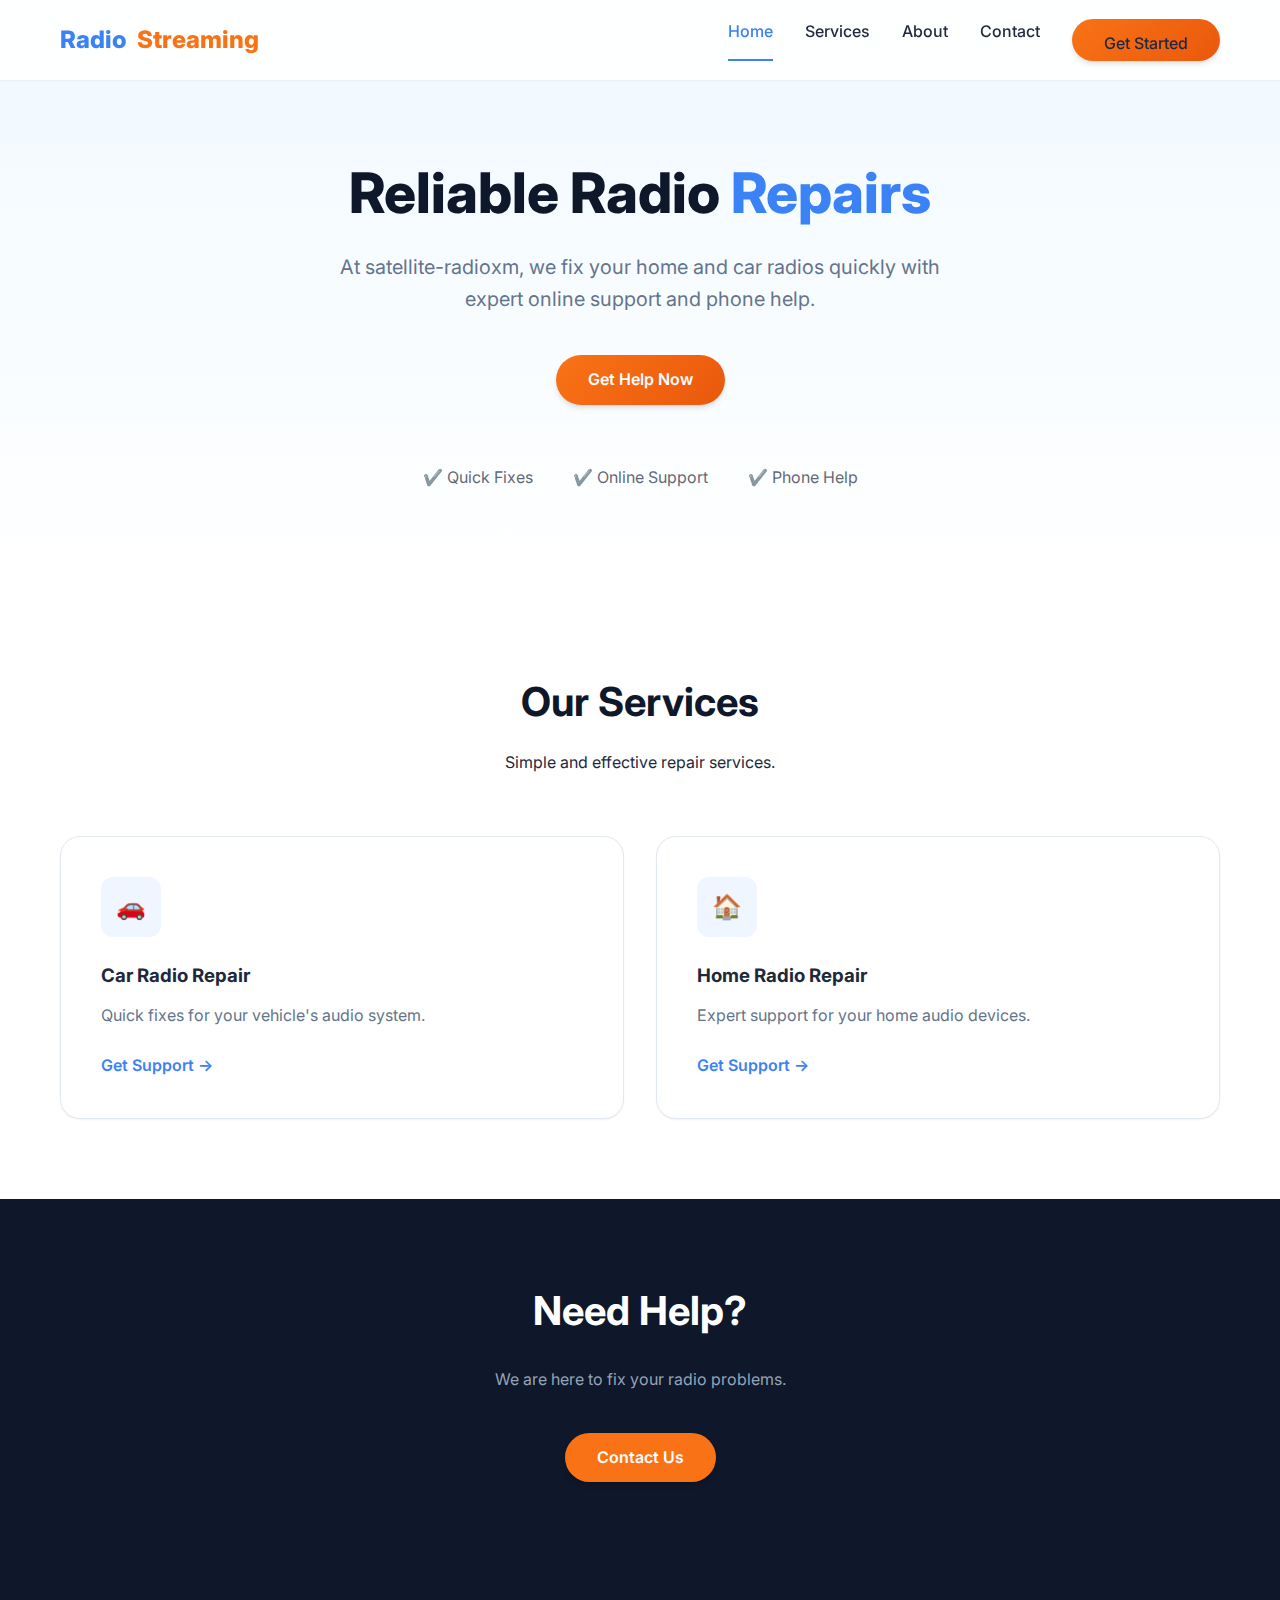
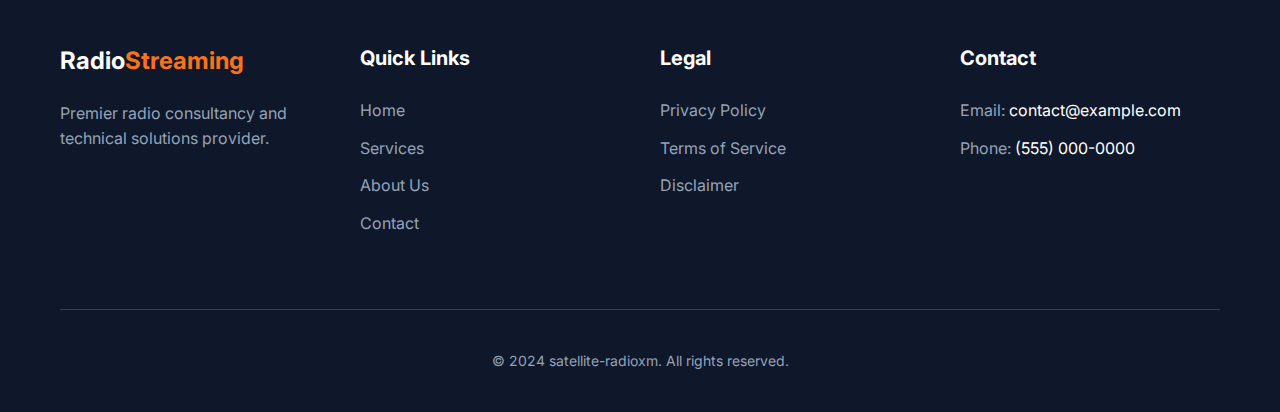
<file: index.html>
<!DOCTYPE html>
<html lang="en">

<head>
    <meta charset="UTF-8">
    <meta name="viewport" content="width=device-width, initial-scale=1.0">
    <title>Reliable Radio Repairs | Home & Car</title>
    <meta name="description"
        content="At satellite-radioxm, we fix your home and car radios quickly with expert online support and phone help.">
    <link rel="stylesheet" href="css/style.css">
    <link rel="preconnect" href="https://fonts.googleapis.com">
    <link rel="preconnect" href="https://fonts.gstatic.com" crossorigin>
    <link href="https://fonts.googleapis.com/css2?family=Inter:wght@400;500;600;800&display=swap" rel="stylesheet">
</head>

<body>

    <!-- Header -->
    <header class="header">
        <div class="container nav">
            <a href="index.html" class="logo">
                <span class="text-primary">Radio</span><span class="text-accent">Streaming</span>
            </a>
            <button class="mobile-menu-btn" aria-label="Toggle navigation">&#9776;</button>
            <nav class="nav-links">
                <a href="index.html" class="active">Home</a>
                <a href="services.html">Services</a>
                <a href="about.html">About</a>
                <a href="contact.html">Contact</a>
                <a href="contact.html" class="btn btn-primary">Get Started</a>
            </nav>
        </div>
    </header>

    <!-- Hero Section -->
    <section class="hero">
        <div class="container">
            <h1>Reliable Radio <span class="text-primary">Repairs</span></h1>
            <p>At satellite-radioxm, we fix your home and car radios quickly with expert online support and phone help.
            </p>
            <div class="hero-cta">
                <a href="contact.html" class="btn btn-primary">Get Help Now</a>
            </div>

            <div
                style="margin-top: 60px; display: flex; gap: 40px; justify-content: center; flex-wrap: wrap; opacity: 0.7;">
                <!-- Credentials -->
                <span>✔️ Quick Fixes</span>
                <span>✔️ Online Support</span>
                <span>✔️ Phone Help</span>
            </div>
        </div>
    </section>

    <!-- Services Preview -->
    <section class="section-padding" style="background: var(--white);">
        <div class="container">
            <div class="text-center" style="max-width: 700px; margin: 0 auto 60px;">
                <h2 style="font-size: 2.5rem; color: var(--primary-color); margin-bottom: 16px;">Our Services
                </h2>
                <p class="text-light">Simple and effective repair services.</p>
            </div>

            <div class="features-grid">
                <!-- Feature 1 -->
                <div class="feature-card">
                    <div class="icon-box">🚗</div>
                    <h3>Car Radio Repair</h3>
                    <p style="color: var(--text-light); margin-top: 12px; margin-bottom: 24px;">Quick fixes for your
                        vehicle's audio system.</p>
                    <a href="contact.html" style="color: var(--secondary-color); font-weight: 600;">Get Support
                        &rarr;</a>
                </div>

                <!-- Feature 2 -->
                <div class="feature-card">
                    <div class="icon-box">🏠</div>
                    <h3>Home Radio Repair</h3>
                    <p style="color: var(--text-light); margin-top: 12px; margin-bottom: 24px;">Expert support for your
                        home audio devices.</p>
                    <a href="contact.html" style="color: var(--secondary-color); font-weight: 600;">Get Support
                        &rarr;</a>
                </div>
            </div>
        </div>
    </section>

    <!-- Call to Action Band -->
    <section class="section-padding" style="background: var(--primary-color); color: var(--white); text-align: center;">
        <div class="container">
            <h2 style="font-size: 2.5rem; margin-bottom: 24px;">Need Help?</h2>
            <p style="max-width: 600px; margin: 0 auto 40px; color: #94A3B8;">We are here to fix your radio problems.
            </p>
            <a href="contact.html" class="btn btn-primary" style="background: var(--accent-color);">Contact Us</a>
        </div>
    </section>

    <!-- Disclaimer Removed -->

    <!-- Footer -->
    <footer class="footer">
        <div class="container">
            <div class="footer-grid">
                <div>
                    <h3 style="font-size: 1.5rem; color: var(--white); margin-bottom: 20px;">Radio<span
                            class="text-accent">Streaming</span></h3>
                    <p style="color: #94A3B8; max-width: 300px;">Premier radio consultancy and technical solutions
                        provider.</p>
                </div>
                <div>
                    <h3>Quick Links</h3>
                    <ul class="footer-links">
                        <li><a href="index.html">Home</a></li>
                        <li><a href="services.html">Services</a></li>
                        <li><a href="about.html">About Us</a></li>
                        <li><a href="contact.html">Contact</a></li>
                    </ul>
                </div>
                <div>
                    <h3>Legal</h3>
                    <ul class="footer-links">
                        <li><a href="privacy.html">Privacy Policy</a></li>
                        <li><a href="terms.html">Terms of Service</a></li>
                        <li><a href="contact.html">Disclaimer</a></li>
                    </ul>
                </div>
                <div>
                    <h3>Contact</h3>
                    <ul class="footer-links">
                        <li><span style="color:#94A3B8;">Email:</span> contact@example.com</li>
                        <li><span style="color:#94A3B8;">Phone:</span> (555) 000-0000</li>
                    </ul>
                </div>
            </div>
            <div class="copyright">
                <p>&copy; 2024 satellite-radioxm. All rights reserved.</p>
            </div>
        </div>
    </footer>
    <script src="js/main.js"></script>
</body>

</html>
</file>
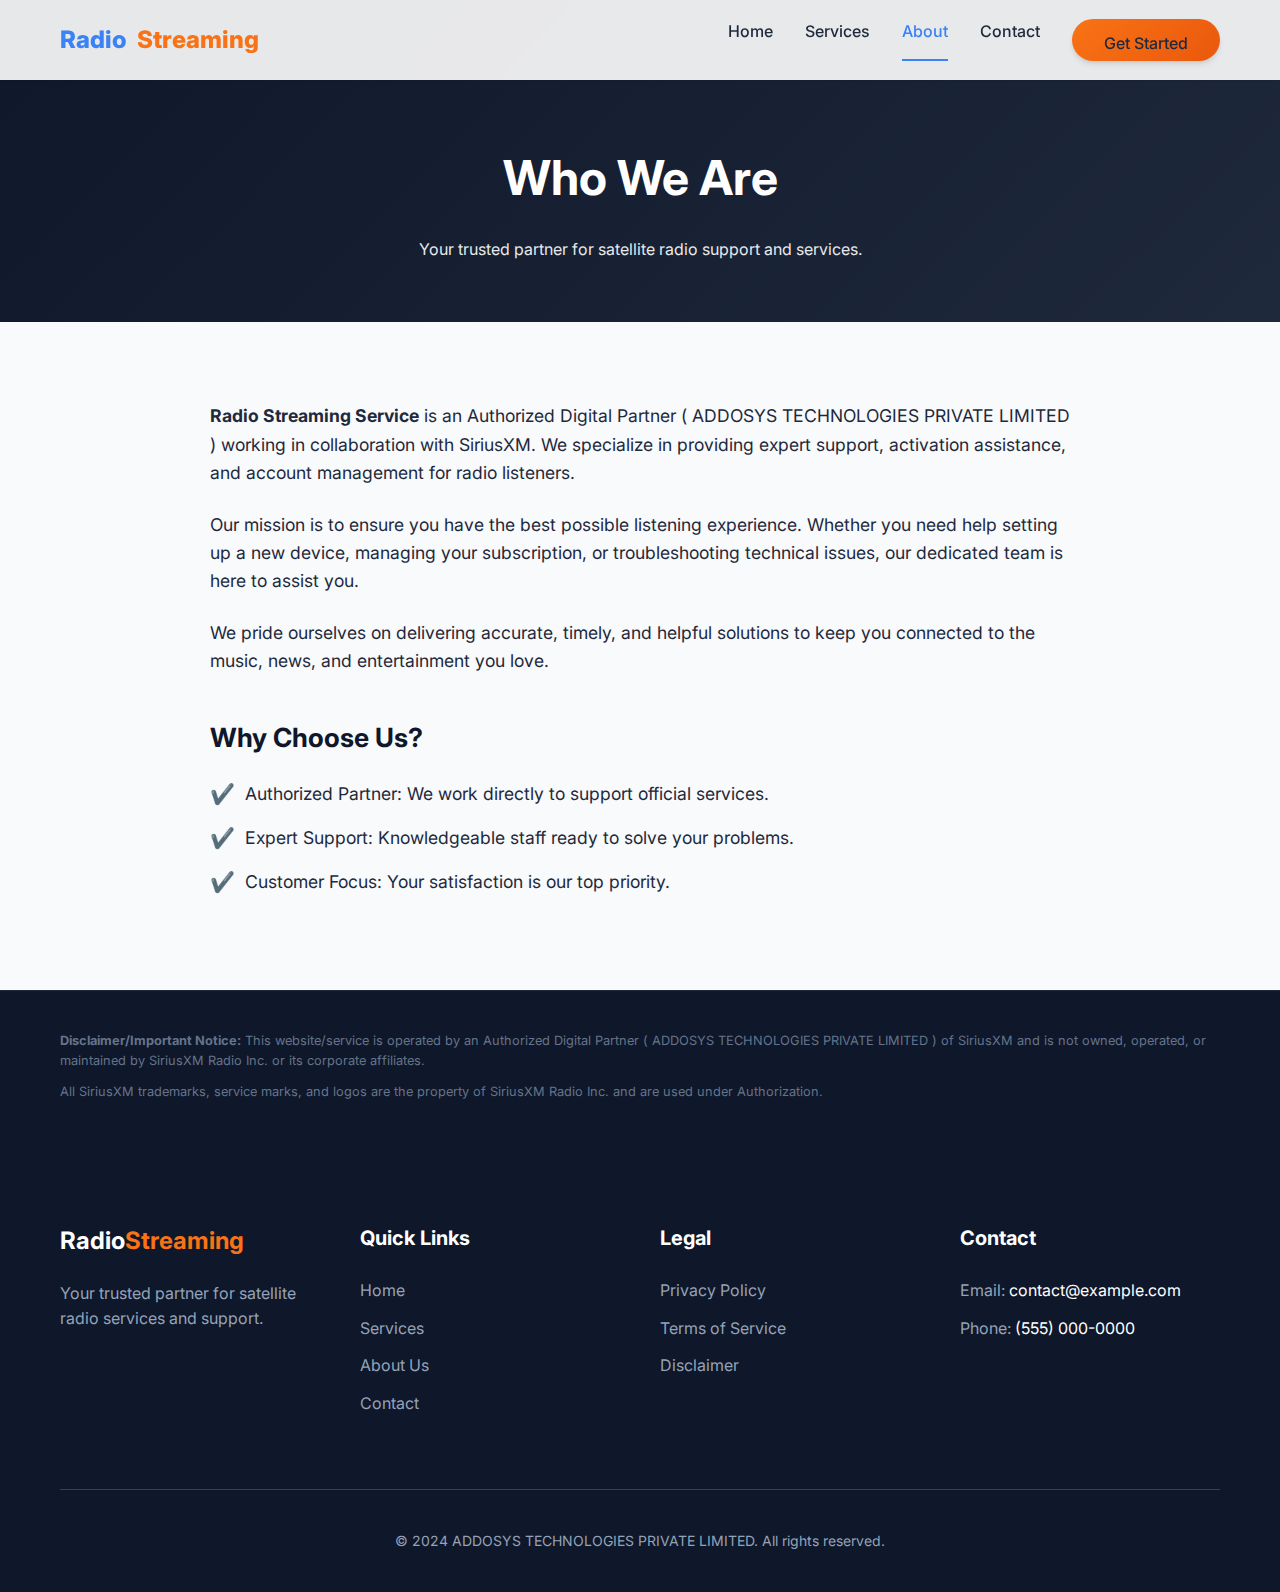
<file: about.html>
<!DOCTYPE html>
<html lang="en">

<head>
    <meta charset="UTF-8">
    <meta name="viewport" content="width=device-width, initial-scale=1.0">
    <title>About Us | Radio Streaming Service</title>
    <meta name="description"
        content="Learn about our mission as an Authorized Digital Partner for SiriusXM to provide premier support.">
    <link rel="stylesheet" href="css/style.css">
    <link rel="preconnect" href="https://fonts.googleapis.com">
    <link rel="preconnect" href="https://fonts.gstatic.com" crossorigin>
    <link href="https://fonts.googleapis.com/css2?family=Inter:wght@400;500;600;800&display=swap" rel="stylesheet">
</head>

<body>

    <!-- Header -->
    <header class="header">
        <div class="container nav">
            <a href="index.html" class="logo">
                <span class="text-primary">Radio</span><span class="text-accent">Streaming</span>
            </a>
            <button class="mobile-menu-btn" aria-label="Toggle navigation">&#9776;</button>
            <nav class="nav-links">
                <a href="index.html">Home</a>
                <a href="services.html">Services</a>
                <a href="about.html" class="active">About</a>
                <a href="contact.html">Contact</a>
                <a href="contact.html" class="btn btn-primary">Get Started</a>
            </nav>
        </div>
    </header>

    <!-- Page Header -->
    <section class="section-padding"
        style="padding-top: 140px; padding-bottom: 60px; background: linear-gradient(135deg, #0F172A 0%, #1e293b 100%); color: var(--white);">
        <div class="container text-center">
            <h1 style="font-size: 3rem; margin-bottom: 20px;">Who We Are</h1>
            <p style="max-width: 600px; margin: 0 auto; opacity: 0.9;">Your trusted partner for satellite radio support
                and services.</p>
        </div>
    </section>

    <!-- Main Content -->
    <section class="section-padding">
        <div class="container" style="max-width: 900px;">
            <div style="font-size: 1.1rem; color: var(--text-dark);">
                <p style="margin-bottom: 24px;">
                    <strong>Radio Streaming Service</strong> is an Authorized Digital Partner ( ADDOSYS TECHNOLOGIES
                    PRIVATE LIMITED ) working in collaboration with SiriusXM. We specialize in providing expert support,
                    activation assistance, and account management for radio listeners.
                </p>
                <p style="margin-bottom: 24px;">
                    Our mission is to ensure you have the best possible listening experience. Whether you need help
                    setting up a new device, managing your subscription, or troubleshooting technical issues, our
                    dedicated team is here to assist you.
                </p>
                <p style="margin-bottom: 24px;">
                    We pride ourselves on delivering accurate, timely, and helpful solutions to keep you connected to
                    the music, news, and entertainment you love.
                </p>

                <h2 style="color: var(--primary-color); margin-top: 40px; margin-bottom: 20px;">Why Choose Us?</h2>
                <ul style="list-style: none;">
                    <li style="margin-bottom: 12px; display: flex; align-items: center; gap: 10px;">
                        <span style="color: var(--secondary-color); font-size: 1.25rem;">✔️</span>
                        Authorized Partner: We work directly to support official services.
                    </li>
                    <li style="margin-bottom: 12px; display: flex; align-items: center; gap: 10px;">
                        <span style="color: var(--secondary-color); font-size: 1.25rem;">✔️</span>
                        Expert Support: Knowledgeable staff ready to solve your problems.
                    </li>
                    <li style="margin-bottom: 12px; display: flex; align-items: center; gap: 10px;">
                        <span style="color: var(--secondary-color); font-size: 1.25rem;">✔️</span>
                        Customer Focus: Your satisfaction is our top priority.
                    </li>
                </ul>
            </div>
        </div>
    </section>

    <!-- Disclaimer Section -->
    <section
        style="background: #0f172a; color: #64748b; padding: 40px 0; font-size: 0.8rem; border-top: 1px solid #1e293b;">
        <div class="container">
            <p style="margin-bottom: 10px;"><strong>Disclaimer/Important Notice:</strong> This website/service is
                operated by an Authorized Digital Partner ( ADDOSYS TECHNOLOGIES PRIVATE LIMITED ) of SiriusXM and is
                not owned, operated, or maintained by SiriusXM Radio Inc. or its corporate affiliates.</p>
            <p>All SiriusXM trademarks, service marks, and logos are the property of SiriusXM Radio Inc. and are used
                under Authorization.</p>
        </div>
    </section>

    <!-- Footer -->
    <footer class="footer">
        <div class="container">
            <div class="footer-grid">
                <div>
                    <h3 style="font-size: 1.5rem; color: var(--white); margin-bottom: 20px;">Radio<span
                            class="text-accent">Streaming</span></h3>
                    <p style="color: #94A3B8; max-width: 300px;">Your trusted partner for satellite radio services and
                        support.</p>
                </div>
                <div>
                    <h3>Quick Links</h3>
                    <ul class="footer-links">
                        <li><a href="index.html">Home</a></li>
                        <li><a href="services.html">Services</a></li>
                        <li><a href="about.html">About Us</a></li>
                        <li><a href="contact.html">Contact</a></li>
                    </ul>
                </div>
                <div>
                    <h3>Legal</h3>
                    <ul class="footer-links">
                        <li><a href="privacy.html">Privacy Policy</a></li>
                        <li><a href="terms.html">Terms of Service</a></li>
                        <li><a href="contact.html">Disclaimer</a></li>
                    </ul>
                </div>
                <div>
                    <h3>Contact</h3>
                    <ul class="footer-links">
                        <li><span style="color:#94A3B8;">Email:</span> contact@example.com</li>
                        <li><span style="color:#94A3B8;">Phone:</span> (555) 000-0000</li>
                    </ul>
                </div>
            </div>
            <div class="copyright">
                <p>&copy; 2024 ADDOSYS TECHNOLOGIES PRIVATE LIMITED. All rights reserved.</p>
            </div>
        </div>
    </footer>
    <script src="js/main.js"></script>
</body>

</html>
</file>
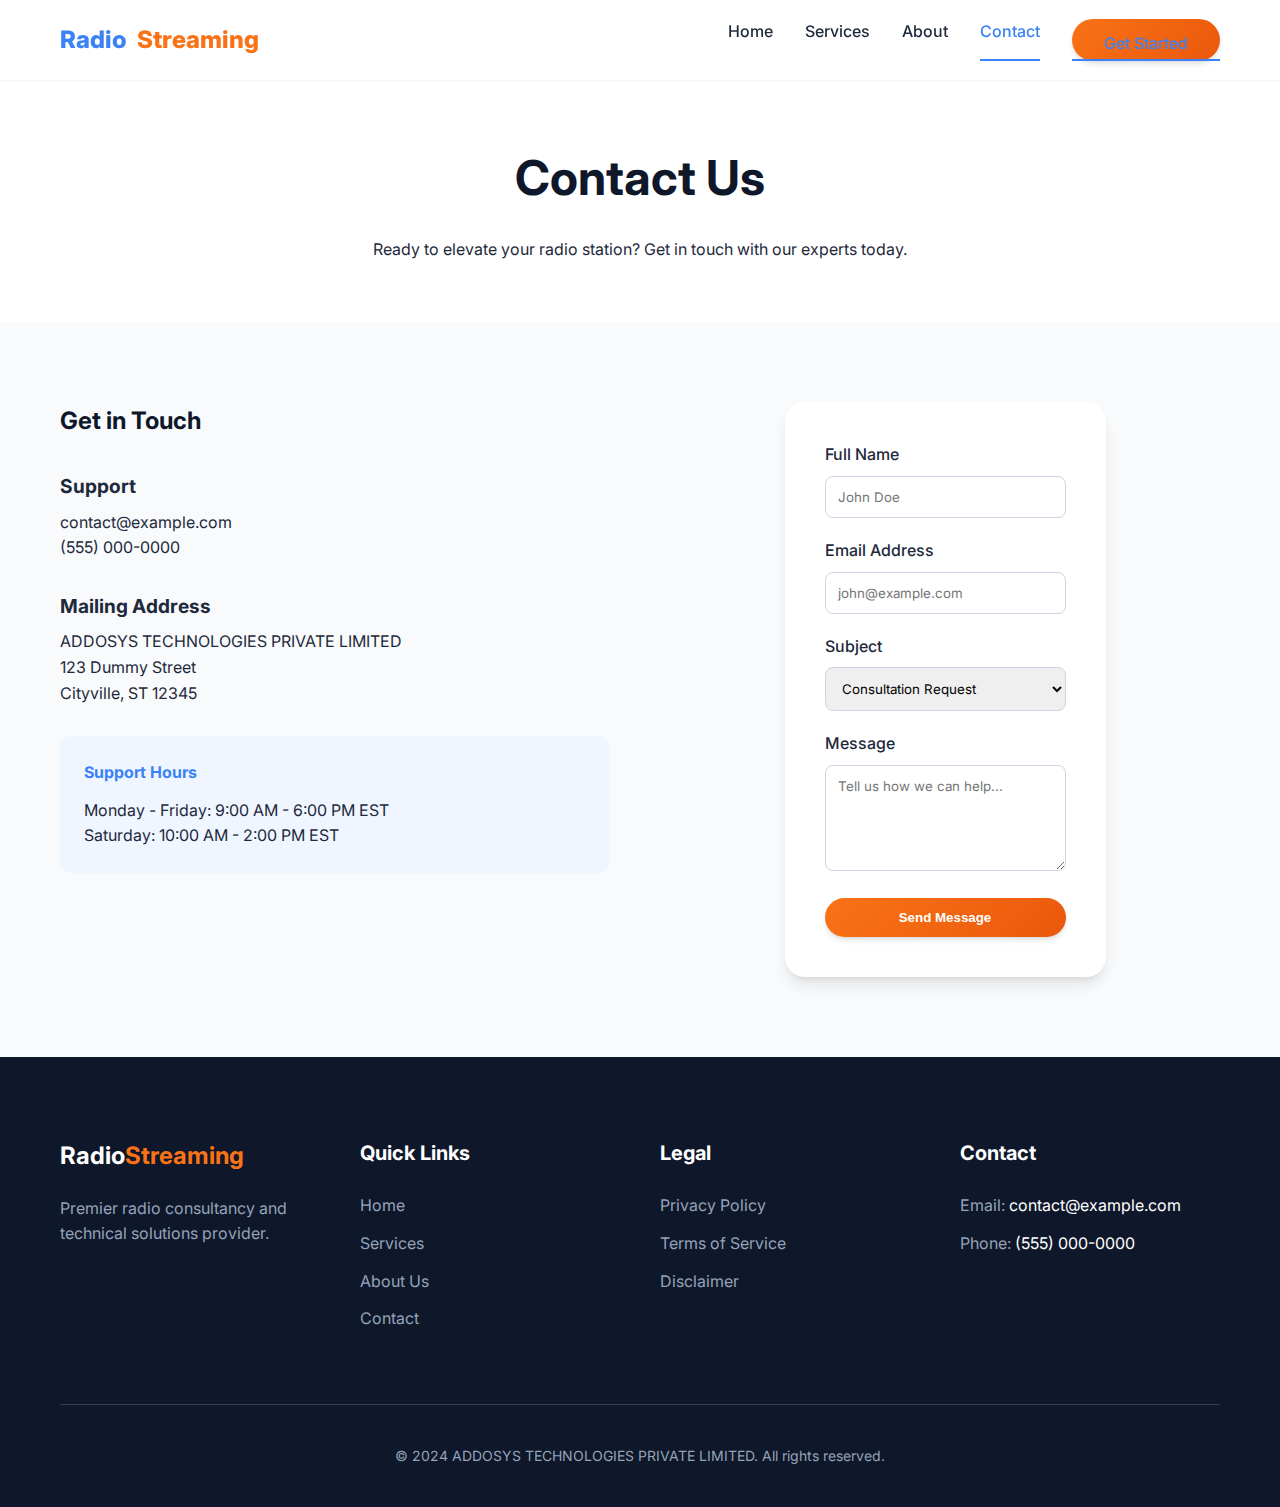
<file: contact.html>
<!DOCTYPE html>
<html lang="en">

<head>
    <meta charset="UTF-8">
    <meta name="viewport" content="width=device-width, initial-scale=1.0">
    <title>Contact Us | Radio Streaming Service</title>
    <meta name="description"
        content="Contact our support team for activation help, account questions, or technical support.">
    <link rel="stylesheet" href="css/style.css">
    <link rel="preconnect" href="https://fonts.googleapis.com">
    <link rel="preconnect" href="https://fonts.gstatic.com" crossorigin>
    <link href="https://fonts.googleapis.com/css2?family=Inter:wght@400;500;600;800&display=swap" rel="stylesheet">
</head>

<body>

    <!-- Header -->
    <header class="header">
        <div class="container nav">
            <a href="index.html" class="logo">
                <span class="text-primary">Radio</span><span class="text-accent">Streaming</span>
            </a>
            <button class="mobile-menu-btn" aria-label="Toggle navigation">&#9776;</button>
            <nav class="nav-links">
                <a href="index.html">Home</a>
                <a href="services.html">Services</a>
                <a href="about.html">About</a>
                <a href="contact.html" class="active">Contact</a>
                <a href="contact.html" class="btn btn-primary">Get Started</a>
            </nav>
        </div>
    </header>

    <!-- Page Header -->
    <section class="section-padding"
        style="padding-top: 140px; padding-bottom: 60px; background: var(--background-white);">
        <div class="container text-center">
            <h1 style="font-size: 3rem; color: var(--primary-color); margin-bottom: 20px;">Contact Us</h1>
            <p class="text-light" style="max-width: 600px; margin: 0 auto;">Ready to elevate your radio station? Get in
                touch with our experts today.</p>
        </div>
    </section>

    <!-- Contact Content -->
    <section class="section-padding">
        <div class="container">
            <div class="grid-contact"
                style="display: grid; grid-template-columns: repeat(auto-fit, minmax(300px, 1fr)); gap: 60px;">

                <!-- Contact Info -->
                <div>
                    <h2 style="color: var(--primary-color); margin-bottom: 30px;">Get in Touch</h2>

                    <div style="margin-bottom: 30px;">
                        <h3 style="font-size: 1.2rem; margin-bottom: 8px;">Support</h3>
                        <p class="text-light">contact@example.com</p>
                        <p class="text-light">(555) 000-0000</p>
                    </div>

                    <div style="margin-bottom: 30px;">
                        <h3 style="font-size: 1.2rem; margin-bottom: 8px;">Mailing Address</h3>
                        <p class="text-light">
                            ADDOSYS TECHNOLOGIES PRIVATE LIMITED<br>
                            123 Dummy Street<br>
                            Cityville, ST 12345
                        </p>
                    </div>

                    <div style="background: #EFF6FF; padding: 24px; border-radius: 12px;">
                        <h4 style="color: var(--secondary-color); margin-bottom: 12px;">Support Hours</h4>
                        <p class="text-light">Monday - Friday: 9:00 AM - 6:00 PM EST</p>
                        <p class="text-light">Saturday: 10:00 AM - 2:00 PM EST</p>
                    </div>
                </div>

                <!-- Contact Form -->
                <div class="form-container">
                    <form id="contactForm" action="/contact-submit" method="POST">
                        <div class="form-group">
                            <label for="name">Full Name</label>
                            <input type="text" id="name" name="name" required placeholder="John Doe">
                        </div>
                        <div class="form-group">
                            <label for="email">Email Address</label>
                            <input type="email" id="email" name="email" required placeholder="john@example.com">
                        </div>
                        <div class="form-group">
                            <label for="subject">Subject</label>
                            <select id="subject" name="subject">
                                <option value="Consultation">Consultation Request</option>
                                <option value="Audit">Technical Audit</option>
                                <option value="Infrastructure">Infrastructure Planning</option>
                                <option value="Other">General Inquiry</option>
                            </select>
                        </div>
                        <div class="form-group">
                            <label for="message">Message</label>
                            <textarea id="message" name="message" rows="5" required
                                placeholder="Tell us how we can help..."></textarea>
                        </div>
                        <button type="submit" class="btn btn-primary" style="width: 100%;">Send Message</button>
                    </form>
                </div>

            </div>
        </div>
    </section>

    <!-- Disclaimer Removed -->

    <!-- Footer -->
    <footer class="footer">
        <div class="container">
            <div class="footer-grid">
                <div>
                    <h3 style="font-size: 1.5rem; color: var(--white); margin-bottom: 20px;">Radio<span
                            class="text-accent">Streaming</span></h3>
                    <p style="color: #94A3B8; max-width: 300px;">Premier radio consultancy and technical solutions
                        provider.</p>
                </div>
                <div>
                    <h3>Quick Links</h3>
                    <ul class="footer-links">
                        <li><a href="index.html">Home</a></li>
                        <li><a href="services.html">Services</a></li>
                        <li><a href="about.html">About Us</a></li>
                        <li><a href="contact.html">Contact</a></li>
                    </ul>
                </div>
                <div>
                    <h3>Legal</h3>
                    <ul class="footer-links">
                        <li><a href="privacy.html">Privacy Policy</a></li>
                        <li><a href="terms.html">Terms of Service</a></li>
                        <li><a href="contact.html">Disclaimer</a></li>
                    </ul>
                </div>
                <div>
                    <h3>Contact</h3>
                    <ul class="footer-links">
                        <li><span style="color:#94A3B8;">Email:</span> contact@example.com</li>
                        <li><span style="color:#94A3B8;">Phone:</span> (555) 000-0000</li>
                    </ul>
                </div>
            </div>
            <div class="copyright">
                <p>&copy; 2024 ADDOSYS TECHNOLOGIES PRIVATE LIMITED. All rights reserved.</p>
            </div>
        </div>
    </footer>
    <script src="js/main.js"></script>
</body>

</html>
</file>
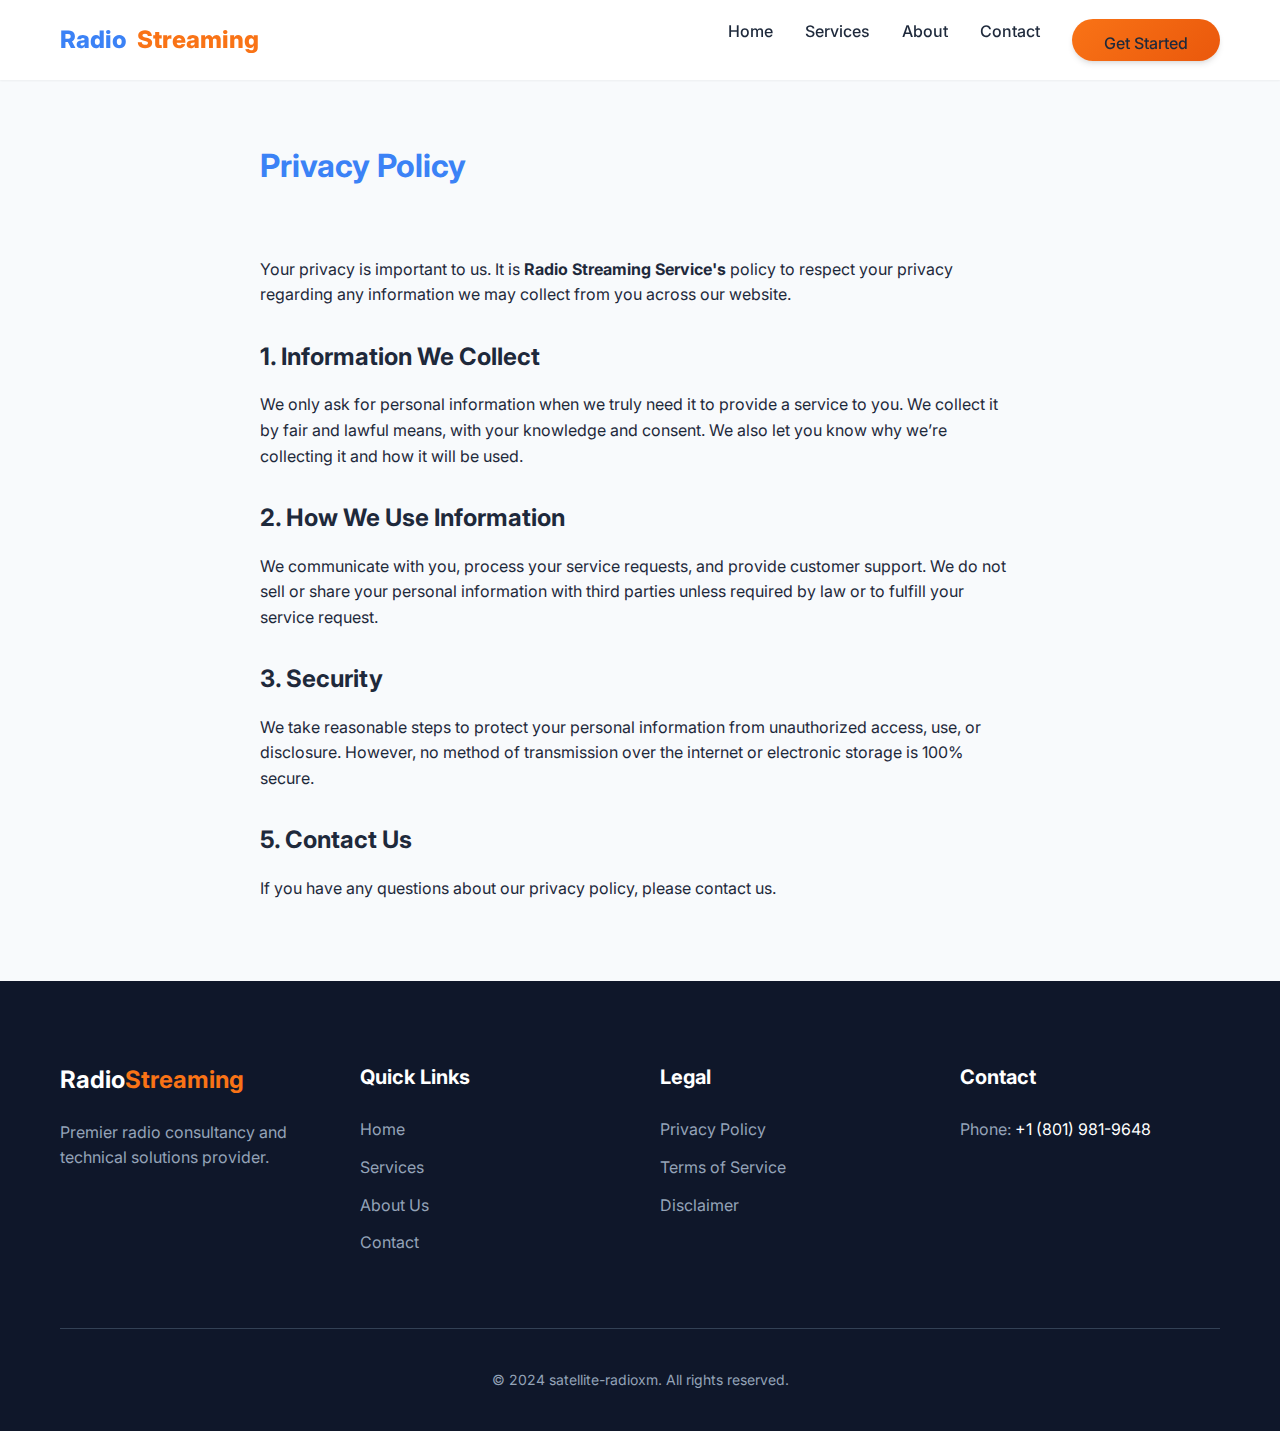
<file: privacy.html>
<!DOCTYPE html>
<html lang="en">

<head>
    <meta charset="UTF-8">
    <meta name="viewport" content="width=device-width, initial-scale=1.0">
    <title>Privacy Policy | Radio Streaming Service</title>
    <link rel="stylesheet" href="css/style.css">
    <link href="https://fonts.googleapis.com/css2?family=Inter:wght@400;500;600;800&display=swap" rel="stylesheet">
</head>

<body>

    <!-- Header -->
    <header class="header">
        <div class="container nav">
            <a href="index.html" class="logo">
                <span class="text-primary">Radio</span><span class="text-accent">Streaming</span>
            </a>
            <button class="mobile-menu-btn" aria-label="Toggle navigation">&#9776;</button>
            <nav class="nav-links">
                <a href="index.html">Home</a>
                <a href="services.html">Services</a>
                <a href="about.html">About</a>
                <a href="contact.html">Contact</a>
                <a href="contact.html" class="btn btn-primary">Get Started</a>
            </nav>
        </div>
    </header>

    <!-- Content -->
    <section class="section-padding" style="padding-top: 140px;">
        <div class="container" style="max-width: 800px;">
            <h1 class="text-primary" style="margin-bottom: 40px;">Privacy Policy</h1>

            <br>

            <p>Your privacy is important to us. It is <strong>Radio Streaming Service's</strong> policy to respect your
                privacy regarding any information we may collect from you across our website.</p>

            <h2 style="margin-top: 30px; margin-bottom: 16px;">1. Information We Collect</h2>
            <p>We only ask for personal information when we truly need it to provide a service to you. We collect it by
                fair and lawful means, with your knowledge and consent. We also let you know why we’re collecting it and
                how it will be used.</p>

            <h2 style="margin-top: 30px; margin-bottom: 16px;">2. How We Use Information</h2>
            <p>We communicate with you, process your service requests, and provide customer support. We do not sell or
                share your personal information with third parties unless required by law or to fulfill your service
                request.</p>

            <h2 style="margin-top: 30px; margin-bottom: 16px;">3. Security</h2>
            <p>We take reasonable steps to protect your personal information from unauthorized access, use, or
                disclosure. However, no method of transmission over the internet or electronic storage is 100% secure.
            </p>

            <!-- Disclaimer Removed -->

            <h2 style="margin-top: 30px; margin-bottom: 16px;">5. Contact Us</h2>
            <p>If you have any questions about our privacy policy, please contact us.</p>
        </div>
    </section>

    <!-- Disclaimer Removed -->

    <!-- Footer -->
    <footer class="footer">
        <div class="container">
            <div class="footer-grid">
                <div>
                    <h3 style="font-size: 1.5rem; color: var(--white); margin-bottom: 20px;">Radio<span
                            class="text-accent">Streaming</span></h3>
                    <p style="color: #94A3B8; max-width: 300px;">Premier radio consultancy and technical solutions
                        provider.</p>
                </div>
                <div>
                    <h3>Quick Links</h3>
                    <ul class="footer-links">
                        <li><a href="index.html">Home</a></li>
                        <li><a href="services.html">Services</a></li>
                        <li><a href="about.html">About Us</a></li>
                        <li><a href="contact.html">Contact</a></li>
                    </ul>
                </div>
                <div>
                    <h3>Legal</h3>
                    <ul class="footer-links">
                        <li><a href="privacy.html">Privacy Policy</a></li>
                        <li><a href="terms.html">Terms of Service</a></li>
                        <li><a href="contact.html">Disclaimer</a></li>
                    </ul>
                </div>
                <div>
                    <h3>Contact</h3>
                    <ul class="footer-links">
                        <li><span style="color:#94A3B8;">Phone:</span> +1 (801) 981-9648</li>
                    </ul>
                </div>
            </div>
            <div class="copyright">
                <p>&copy; 2024 satellite-radioxm. All rights reserved.</p>
            </div>
        </div>
    </footer>
    <script src="js/main.js"></script>
</body>

</html>
</file>
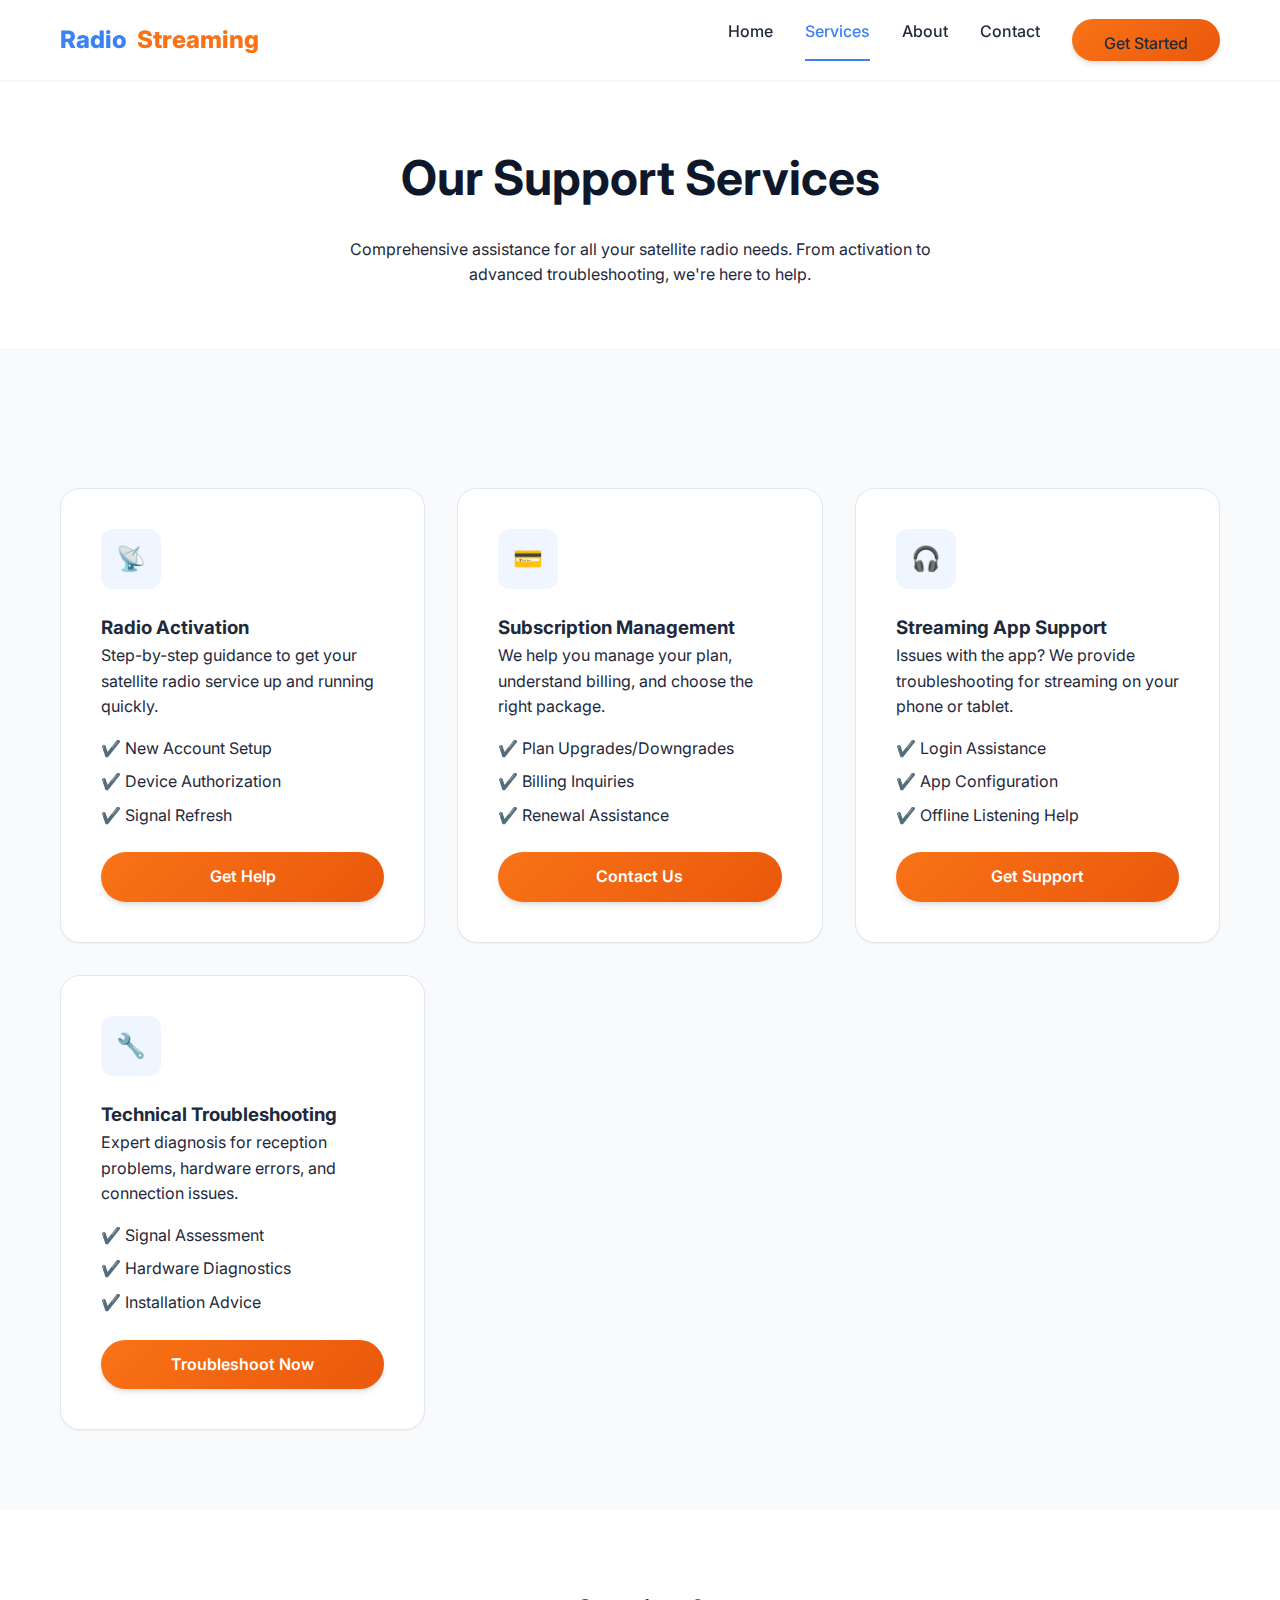
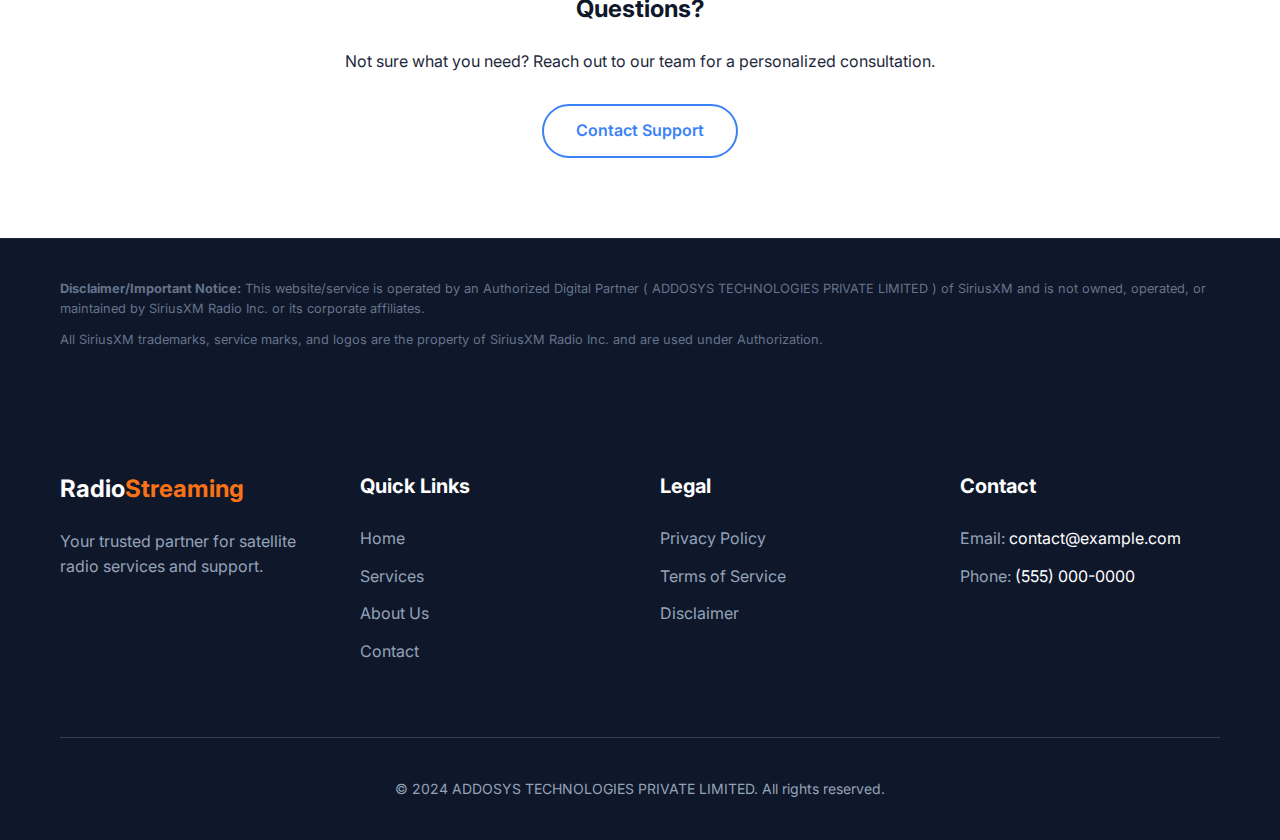
<file: services.html>
<!DOCTYPE html>
<html lang="en">

<head>
    <meta charset="UTF-8">
    <meta name="viewport" content="width=device-width, initial-scale=1.0">
    <title>Our Services | Radio Streaming Service</title>
    <meta name="description"
        content="Professional support for satellite radio activation, account management, and troubleshooting.">
    <link rel="stylesheet" href="css/style.css">
    <link rel="preconnect" href="https://fonts.googleapis.com">
    <link rel="preconnect" href="https://fonts.gstatic.com" crossorigin>
    <link href="https://fonts.googleapis.com/css2?family=Inter:wght@400;500;600;800&display=swap" rel="stylesheet">
</head>

<body>

    <!-- Header -->
    <header class="header">
        <div class="container nav">
            <a href="index.html" class="logo">
                <span class="text-primary">Radio</span><span class="text-accent">Streaming</span>
            </a>
            <button class="mobile-menu-btn" aria-label="Toggle navigation">&#9776;</button>
            <nav class="nav-links">
                <a href="index.html">Home</a>
                <a href="services.html" class="active">Services</a>
                <a href="about.html">About</a>
                <a href="contact.html">Contact</a>
                <a href="contact.html" class="btn btn-primary">Get Started</a>
            </nav>
        </div>
    </header>

    <!-- Page Header -->
    <section class="section-padding"
        style="padding-top: 140px; padding-bottom: 60px; background: var(--background-white);">
        <div class="container text-center">
            <h1 style="font-size: 3rem; color: var(--primary-color); margin-bottom: 20px;">Our Support Services</h1>
            <p class="text-light" style="max-width: 600px; margin: 0 auto;">Comprehensive assistance for all your
                satellite radio needs. From activation to advanced troubleshooting, we're here to help.</p>
        </div>
    </section>

    <!-- Services Grid -->
    <section class="section-padding">
        <div class="container">
            <div class="features-grid">

                <!-- Service 1 -->
                <div class="feature-card">
                    <div class="icon-box">📡</div>
                    <h3>Radio Activation</h3>
                    <p class="text-light" style="margin-bottom: 16px;">Step-by-step guidance to get your satellite radio
                        service up and running quickly.</p>
                    <ul style="list-style: none; margin-bottom: 24px; color: var(--text-dark);">
                        <li style="margin-bottom: 8px;">✔️ New Account Setup</li>
                        <li style="margin-bottom: 8px;">✔️ Device Authorization</li>
                        <li>✔️ Signal Refresh</li>
                    </ul>
                    <a href="contact.html" class="btn btn-primary" style="width: 100%; text-align: center;">Get Help</a>
                </div>

                <!-- Service 2 -->
                <div class="feature-card">
                    <div class="icon-box">💳</div>
                    <h3>Subscription Management</h3>
                    <p class="text-light" style="margin-bottom: 16px;">We help you manage your plan, understand billing,
                        and choose the right package.</p>
                    <ul style="list-style: none; margin-bottom: 24px; color: var(--text-dark);">
                        <li style="margin-bottom: 8px;">✔️ Plan Upgrades/Downgrades</li>
                        <li style="margin-bottom: 8px;">✔️ Billing Inquiries</li>
                        <li>✔️ Renewal Assistance</li>
                    </ul>
                    <a href="contact.html" class="btn btn-primary" style="width: 100%; text-align: center;">Contact
                        Us</a>
                </div>

                <!-- Service 3 -->
                <div class="feature-card">
                    <div class="icon-box">🎧</div>
                    <h3>Streaming App Support</h3>
                    <p class="text-light" style="margin-bottom: 16px;">Issues with the app? We provide troubleshooting
                        for streaming on your phone or tablet.</p>
                    <ul style="list-style: none; margin-bottom: 24px; color: var(--text-dark);">
                        <li style="margin-bottom: 8px;">✔️ Login Assistance</li>
                        <li style="margin-bottom: 8px;">✔️ App Configuration</li>
                        <li>✔️ Offline Listening Help</li>
                    </ul>
                    <a href="contact.html" class="btn btn-primary" style="width: 100%; text-align: center;">Get
                        Support</a>
                </div>

                <!-- Service 4 -->
                <div class="feature-card">
                    <div class="icon-box">🔧</div>
                    <h3>Technical Troubleshooting</h3>
                    <p class="text-light" style="margin-bottom: 16px;">Expert diagnosis for reception problems, hardware
                        errors, and connection issues.</p>
                    <ul style="list-style: none; margin-bottom: 24px; color: var(--text-dark);">
                        <li style="margin-bottom: 8px;">✔️ Signal Assessment</li>
                        <li style="margin-bottom: 8px;">✔️ Hardware Diagnostics</li>
                        <li>✔️ Installation Advice</li>
                    </ul>
                    <a href="contact.html" class="btn btn-primary" style="width: 100%; text-align: center;">Troubleshoot
                        Now</a>
                </div>

            </div>
        </div>
    </section>

    <!-- Support Section -->
    <section class="section-padding" style="background: var(--background-white);">
        <div class="container">
            <div class="text-center" style="max-width: 700px; margin: 0 auto;">
                <h2 style="color: var(--primary-color); margin-bottom: 20px;">Questions?</h2>
                <p style="margin-bottom: 30px;" class="text-light">Not sure what you need? Reach out to our team for a
                    personalized consultation.</p>
                <a href="contact.html" class="btn btn-outline">Contact Support</a>
            </div>
        </div>
    </section>

    <!-- Disclaimer Section -->
    <section
        style="background: #0f172a; color: #64748b; padding: 40px 0; font-size: 0.8rem; border-top: 1px solid #1e293b;">
        <div class="container">
            <p style="margin-bottom: 10px;"><strong>Disclaimer/Important Notice:</strong> This website/service is
                operated by an Authorized Digital Partner ( ADDOSYS TECHNOLOGIES PRIVATE LIMITED ) of SiriusXM and is
                not owned, operated, or maintained by SiriusXM Radio Inc. or its corporate affiliates.</p>
            <p>All SiriusXM trademarks, service marks, and logos are the property of SiriusXM Radio Inc. and are used
                under Authorization.</p>
        </div>
    </section>

    <!-- Footer -->
    <footer class="footer">
        <div class="container">
            <div class="footer-grid">
                <div>
                    <h3 style="font-size: 1.5rem; color: var(--white); margin-bottom: 20px;">Radio<span
                            class="text-accent">Streaming</span></h3>
                    <p style="color: #94A3B8; max-width: 300px;">Your trusted partner for satellite radio services and
                        support.</p>
                </div>
                <div>
                    <h3>Quick Links</h3>
                    <ul class="footer-links">
                        <li><a href="index.html">Home</a></li>
                        <li><a href="services.html">Services</a></li>
                        <li><a href="about.html">About Us</a></li>
                        <li><a href="contact.html">Contact</a></li>
                    </ul>
                </div>
                <div>
                    <h3>Legal</h3>
                    <ul class="footer-links">
                        <li><a href="privacy.html">Privacy Policy</a></li>
                        <li><a href="terms.html">Terms of Service</a></li>
                        <li><a href="contact.html">Disclaimer</a></li>
                    </ul>
                </div>
                <div>
                    <h3>Contact</h3>
                    <ul class="footer-links">
                        <li><span style="color:#94A3B8;">Email:</span> contact@example.com</li>
                        <li><span style="color:#94A3B8;">Phone:</span> (555) 000-0000</li>
                    </ul>
                </div>
            </div>
            <div class="copyright">
                <p>&copy; 2024 ADDOSYS TECHNOLOGIES PRIVATE LIMITED. All rights reserved.</p>
            </div>
        </div>
    </footer>
    <script src="js/main.js"></script>
</body>

</html>
</file>
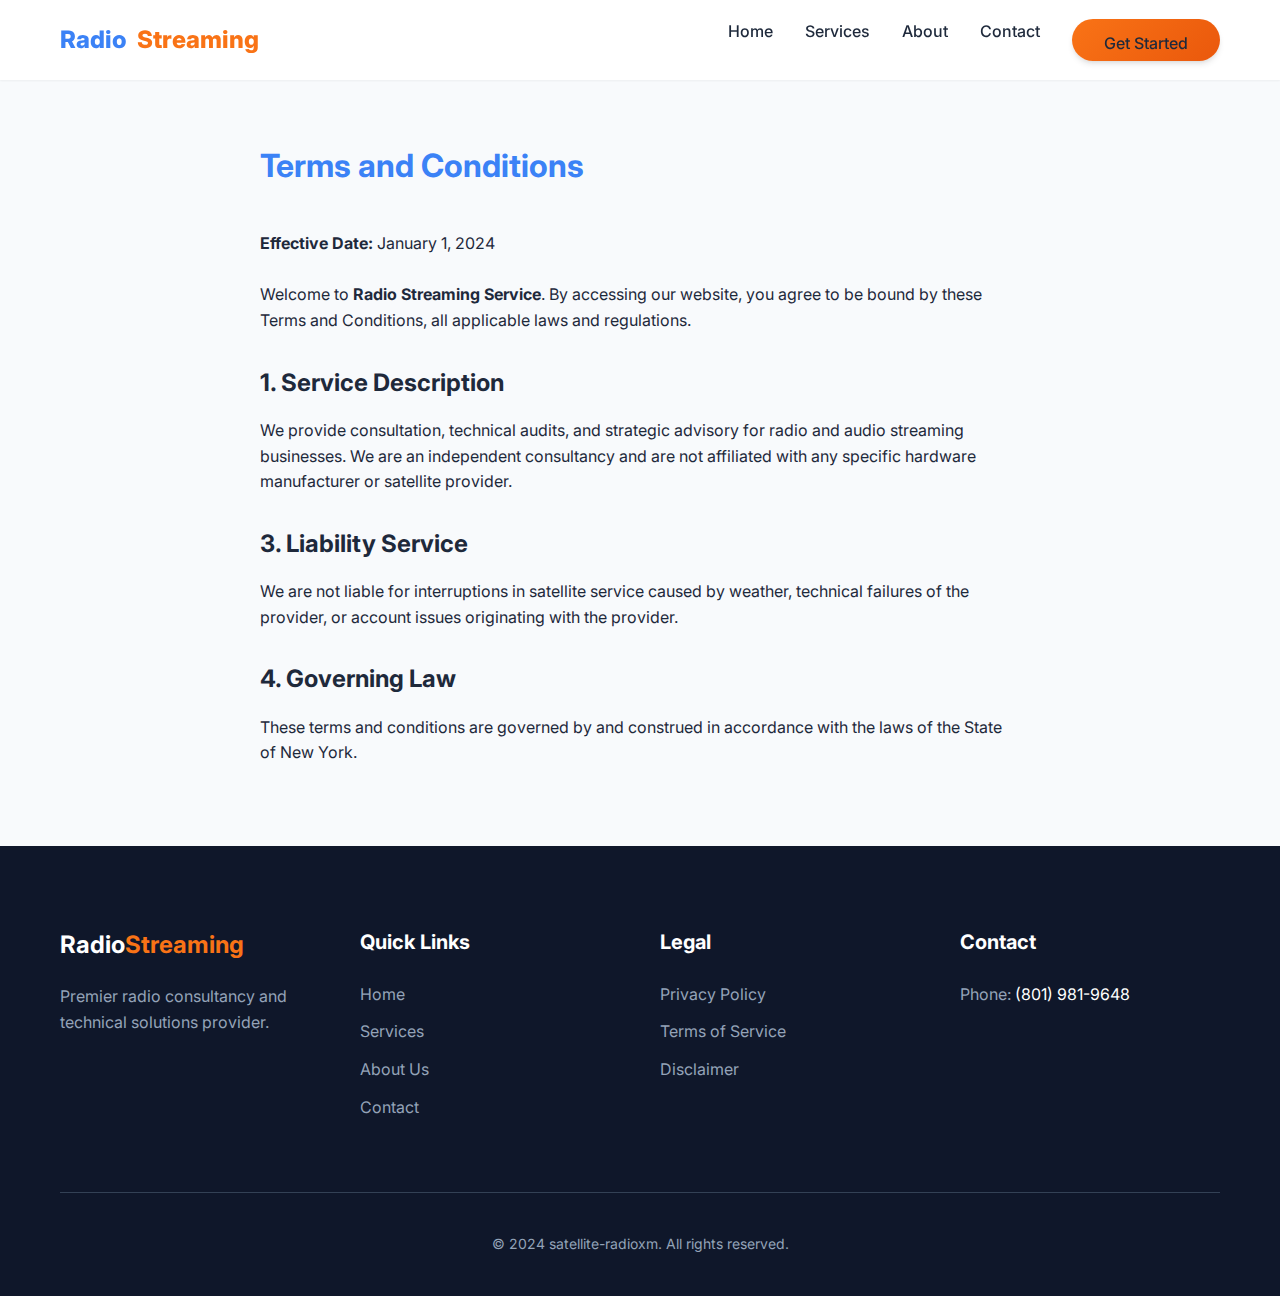
<file: terms.html>
<!DOCTYPE html>
<html lang="en">

<head>
    <meta charset="UTF-8">
    <meta name="viewport" content="width=device-width, initial-scale=1.0">
    <title>Terms and Conditions | Radio Streaming Service</title>
    <link rel="stylesheet" href="css/style.css">
    <link href="https://fonts.googleapis.com/css2?family=Inter:wght@400;500;600;800&display=swap" rel="stylesheet">
</head>

<body>

    <!-- Header -->
    <header class="header">
        <div class="container nav">
            <a href="index.html" class="logo">
                <span class="text-primary">Radio</span><span class="text-accent">Streaming</span>
            </a>
            <button class="mobile-menu-btn" aria-label="Toggle navigation">&#9776;</button>
            <nav class="nav-links">
                <a href="index.html">Home</a>
                <a href="services.html">Services</a>
                <a href="about.html">About</a>
                <a href="contact.html">Contact</a>
                <a href="contact.html" class="btn btn-primary">Get Started</a>
            </nav>
        </div>
    </header>

    <!-- Content -->
    <section class="section-padding" style="padding-top: 140px;">
        <div class="container" style="max-width: 800px;">
            <h1 class="text-primary" style="margin-bottom: 40px;">Terms and Conditions</h1>

            <p><strong>Effective Date:</strong> January 1, 2024</p>
            <br>

            <p>Welcome to <strong>Radio Streaming Service</strong>. By accessing our website, you agree to be bound by
                these Terms and Conditions, all applicable laws and regulations.</p>

            <h2 style="margin-top: 30px; margin-bottom: 16px;">1. Service Description</h2>
            <p>We provide consultation, technical audits, and strategic advisory for radio and audio streaming
                businesses. We are an independent consultancy and are not affiliated with any specific hardware
                manufacturer or satellite provider.
            </p>

            <!-- Partner Status Removed -->

            <h2 style="margin-top: 30px; margin-bottom: 16px;">3. Liability Service</h2>
            <p>We are not liable for interruptions in satellite service caused by weather, technical failures of the
                provider, or account issues originating with the provider.</p>

            <h2 style="margin-top: 30px; margin-bottom: 16px;">4. Governing Law</h2>
            <p>These terms and conditions are governed by and construed in accordance with the laws of the State of New
                York.</p>

            <!-- Disclaimer Removed -->
        </div>
    </section>

    <!-- Disclaimer Removed -->

    <!-- Footer -->
    <footer class="footer">
        <div class="container">
            <div class="footer-grid">
                <div>
                    <h3 style="font-size: 1.5rem; color: var(--white); margin-bottom: 20px;">Radio<span
                            class="text-accent">Streaming</span></h3>
                    <p style="color: #94A3B8; max-width: 300px;">Premier radio consultancy and technical solutions
                        provider.</p>
                </div>
                <div>
                    <h3>Quick Links</h3>
                    <ul class="footer-links">
                        <li><a href="index.html">Home</a></li>
                        <li><a href="services.html">Services</a></li>
                        <li><a href="about.html">About Us</a></li>
                        <li><a href="contact.html">Contact</a></li>
                    </ul>
                </div>
                <div>
                    <h3>Legal</h3>
                    <ul class="footer-links">
                        <li><a href="privacy.html">Privacy Policy</a></li>
                        <li><a href="terms.html">Terms of Service</a></li>
                        <li><a href="contact.html">Disclaimer</a></li>
                    </ul>
                </div>
                <div>
                    <h3>Contact</h3>
                    <ul class="footer-links">
                        <li><span style="color:#94A3B8;">Phone:</span> (801) 981-9648</li>
                    </ul>
                </div>
            </div>
            <div class="copyright">
                <p>&copy; 2024 satellite-radioxm. All rights reserved.</p>
            </div>
        </div>
    </footer>
    <script src="js/main.js"></script>
</body>

</html>
</file>
<file: css/style.css>
:root {
    /* Color Palette - Trustworthy Blue & Energetic Orange */
    --primary-color: #0F172A;
    /* Deep Blue/Slate */
    --secondary-color: #3B82F6;
    /* Vibrant Blue */
    --accent-color: #F97316;
    /* Call to Action Orange */
    --background-light: #F8FAFC;
    --background-white: #FFFFFF;
    --text-dark: #1E293B;
    --text-light: #64748B;
    --white: #FFFFFF;

    /* Gradients */
    --gradient-primary: linear-gradient(135deg, #0F172A 0%, #1E293B 100%);
    --gradient-accent: linear-gradient(135deg, #F97316 0%, #EA580C 100%);

    /* Spacing & Layout */
    --container-width: 1200px;
    --header-height: 80px;
    --radius-sm: 8px;
    --radius-md: 12px;
    --radius-lg: 20px;

    /* Shadows */
    --shadow-sm: 0 1px 2px 0 rgb(0 0 0 / 0.05);
    --shadow-md: 0 4px 6px -1px rgb(0 0 0 / 0.1), 0 2px 4px -2px rgb(0 0 0 / 0.1);
    --shadow-lg: 0 10px 15px -3px rgb(0 0 0 / 0.1), 0 4px 6px -4px rgb(0 0 0 / 0.1);
    --shadow-glow: 0 0 20px rgba(59, 130, 246, 0.5);
}

* {
    margin: 0;
    padding: 0;
    box-sizing: border-box;
}

body {
    font-family: 'Inter', system-ui, -apple-system, sans-serif;
    background-color: var(--background-light);
    color: var(--text-dark);
    line-height: 1.6;
}

a {
    text-decoration: none;
    color: inherit;
    transition: all 0.3s ease;
}

ul {
    list-style: none;
}

img {
    max-width: 100%;
    border-radius: var(--radius-sm);
}

/* Utilities */
.container {
    max-width: var(--container-width);
    margin: 0 auto;
    padding: 0 20px;
}

.text-center {
    text-align: center;
}

.text-primary {
    color: var(--secondary-color);
}

.text-accent {
    color: var(--accent-color);
}

.btn {
    display: inline-block;
    padding: 12px 32px;
    border-radius: 50px;
    font-weight: 600;
    cursor: pointer;
    transition: transform 0.2s, box-shadow 0.2s;
    border: none;
}

.btn-primary {
    background: var(--gradient-accent);
    color: var(--white);
    box-shadow: var(--shadow-md);
}

.btn-primary:hover {
    transform: translateY(-2px);
    box-shadow: var(--shadow-lg);
}

.btn-outline {
    border: 2px solid var(--secondary-color);
    color: var(--secondary-color);
    background: transparent;
}

.btn-outline:hover {
    background: var(--secondary-color);
    color: var(--white);
}

.section-padding {
    padding: 80px 0;
}

/* Header */
.header {
    height: var(--header-height);
    background: rgba(255, 255, 255, 0.9);
    backdrop-filter: blur(10px);
    position: fixed;
    top: 0;
    width: 100%;
    z-index: 1000;
    box-shadow: var(--shadow-sm);
    display: flex;
    align-items: center;
}

.nav {
    display: flex;
    justify-content: space-between;
    align-items: center;
    width: 100%;
}

.logo {
    font-size: 1.5rem;
    font-weight: 800;
    color: var(--primary-color);
    display: flex;
    align-items: center;
    gap: 10px;
}

.nav-links {
    display: flex;
    gap: 32px;
}

/* Header Scrolled State */
.header.scrolled {
    box-shadow: var(--shadow-md);
    background: rgba(255, 255, 255, 0.95);
}

.nav-links a {
    color: var(--text-dark);
    font-weight: 500;
    position: relative;
    padding-bottom: 4px;
}

.nav-links a::after {
    content: '';
    position: absolute;
    width: 0;
    height: 2px;
    bottom: 0;
    left: 0;
    background-color: var(--secondary-color);
    transition: width 0.3s ease;
}

.nav-links a:hover,
.nav-links a.active {
    color: var(--secondary-color);
}

.nav-links a:hover::after,
.nav-links a.active::after {
    width: 100%;
}

.mobile-menu-btn {
    display: none;
    font-size: 1.5rem;
    cursor: pointer;
}

/* Hero Section */
.hero {
    padding: 160px 0 100px;
    background: linear-gradient(180deg, #F0F9FF 0%, #FFFFFF 100%);
    text-align: center;
}

.hero h1 {
    font-size: 3.5rem;
    font-weight: 800;
    color: var(--primary-color);
    margin-bottom: 24px;
    line-height: 1.2;
}

.hero p {
    font-size: 1.25rem;
    color: var(--text-light);
    max-width: 600px;
    margin: 0 auto 40px;
}

.hero-cta {
    display: flex;
    gap: 16px;
    justify-content: center;
}

/* Features/Services Preview */
.features-grid {
    display: grid;
    grid-template-columns: repeat(auto-fit, minmax(300px, 1fr));
    gap: 32px;
    margin-top: 60px;
}

.feature-card {
    background: var(--white);
    padding: 40px;
    border-radius: var(--radius-lg);
    box-shadow: var(--shadow-sm);
    border: 1px solid #E2E8F0;
    transition: all 0.3s ease;
}

.feature-card:hover {
    transform: translateY(-5px);
    box-shadow: var(--shadow-lg);
    border-color: var(--secondary-color);
}

.icon-box {
    width: 60px;
    height: 60px;
    background: #EFF6FF;
    border-radius: var(--radius-md);
    display: flex;
    align-items: center;
    justify-content: center;
    font-size: 1.5rem;
    color: var(--secondary-color);
    margin-bottom: 24px;
}

/* Footer */
.footer {
    background: var(--primary-color);
    color: var(--white);
    padding: 80px 0 40px;
}

.footer-grid {
    display: grid;
    grid-template-columns: repeat(auto-fit, minmax(200px, 1fr));
    gap: 40px;
    margin-bottom: 60px;
}

.footer h3 {
    font-size: 1.25rem;
    margin-bottom: 24px;
}

.footer-links li {
    margin-bottom: 12px;
}

.footer-links a {
    color: #94A3B8;
}

.footer-links a:hover {
    color: var(--white);
}

.copyright {
    border-top: 1px solid #334155;
    padding-top: 40px;
    text-align: center;
    color: #94A3B8;
    font-size: 0.875rem;
}

/* Forms */
.form-container {
    max-width: 600px;
    margin: 0 auto;
    background: var(--white);
    padding: 40px;
    border-radius: var(--radius-lg);
    box-shadow: var(--shadow-lg);
}

.form-group {
    margin-bottom: 20px;
}

.form-group label {
    display: block;
    margin-bottom: 8px;
    font-weight: 500;
}

.form-group input,
.form-group textarea,
.form-group select {
    width: 100%;
    padding: 12px;
    border: 1px solid #CBD5E1;
    border-radius: var(--radius-sm);
    font-family: inherit;
    transition: border-color 0.3s;
}

.form-group input:focus,
.form-group textarea:focus {
    outline: none;
    border-color: var(--secondary-color);
    box-shadow: 0 0 0 3px rgba(59, 130, 246, 0.1);
}

/* Responsive */
@media (max-width: 768px) {
    .hero h1 {
        font-size: 2.5rem;
    }

    .nav-links {
        display: none;
        position: absolute;
        top: var(--header-height);
        left: 0;
        width: 100%;
        background: var(--white);
        flex-direction: column;
        padding: 20px;
        box-shadow: var(--shadow-lg);
        gap: 16px;
    }

    .nav-links.active {
        display: flex;
    }

    .mobile-menu-btn {
        display: block;
    }
}
</file>
